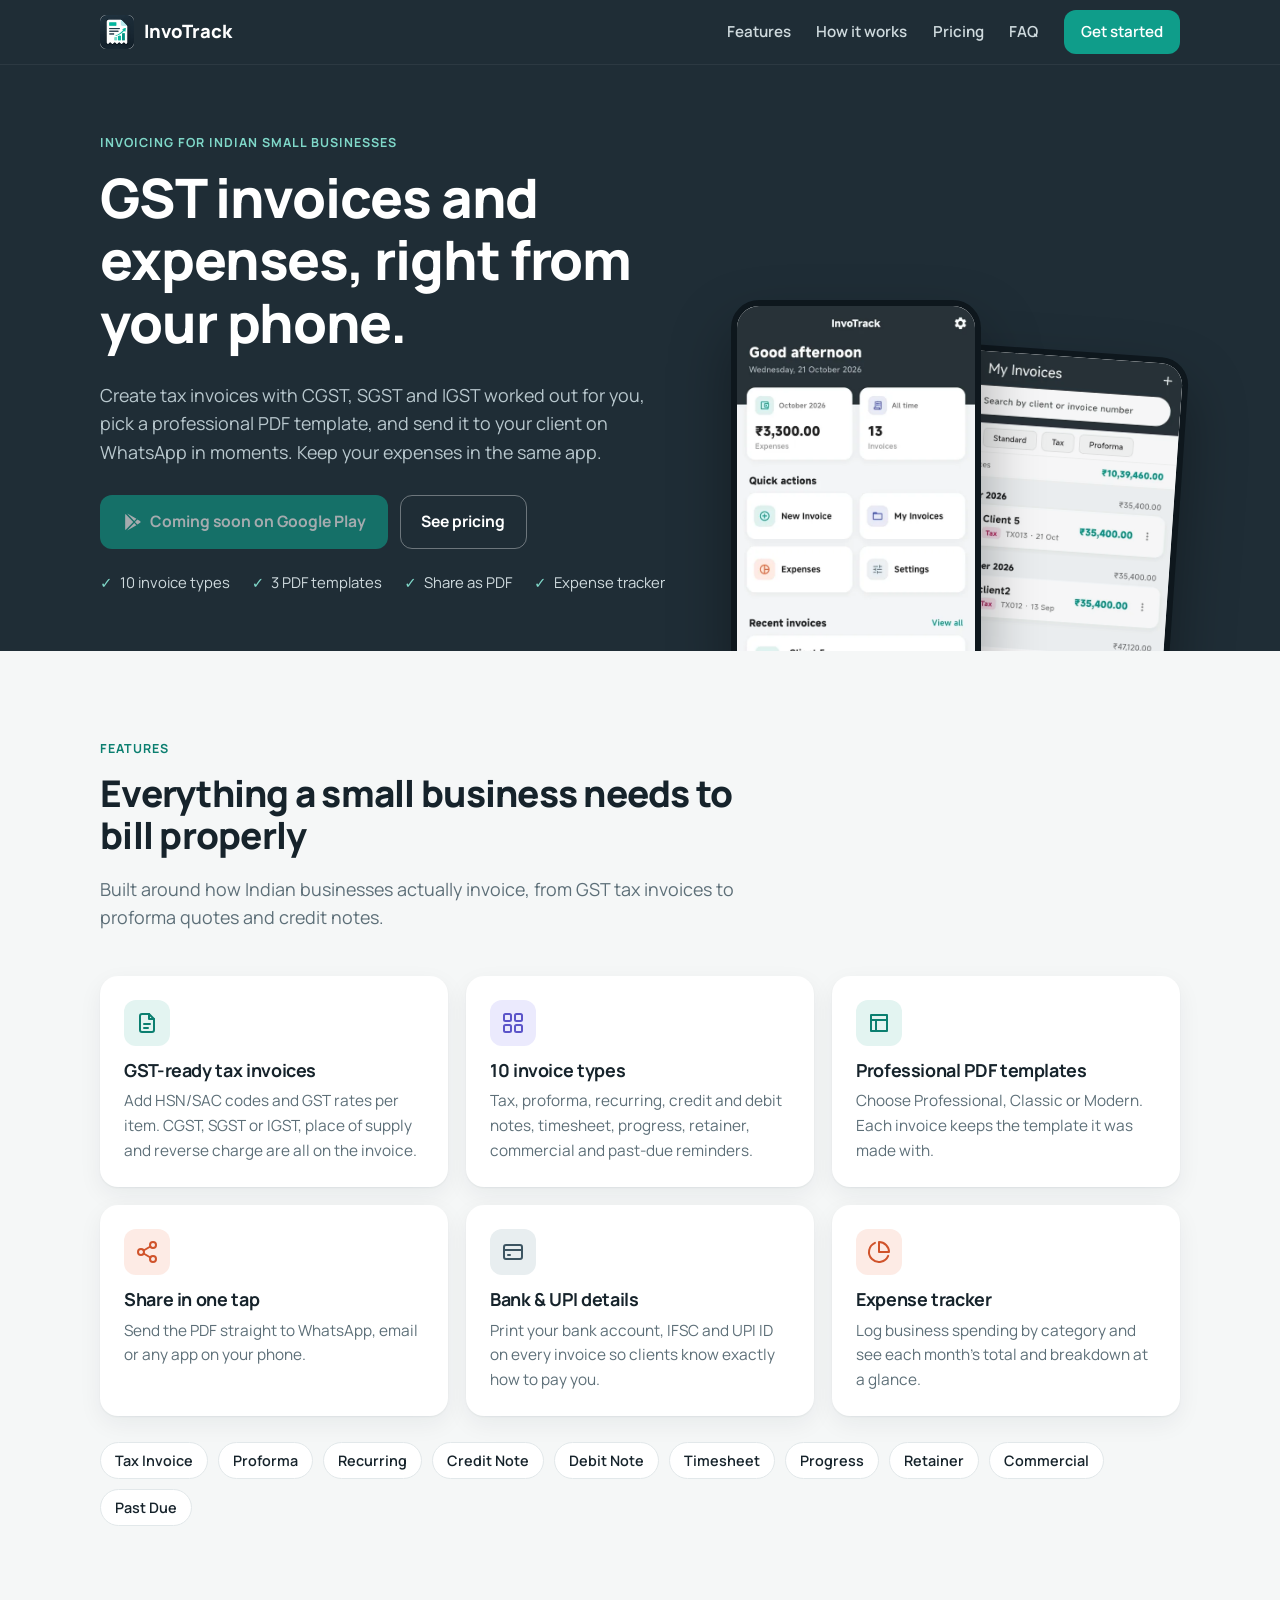
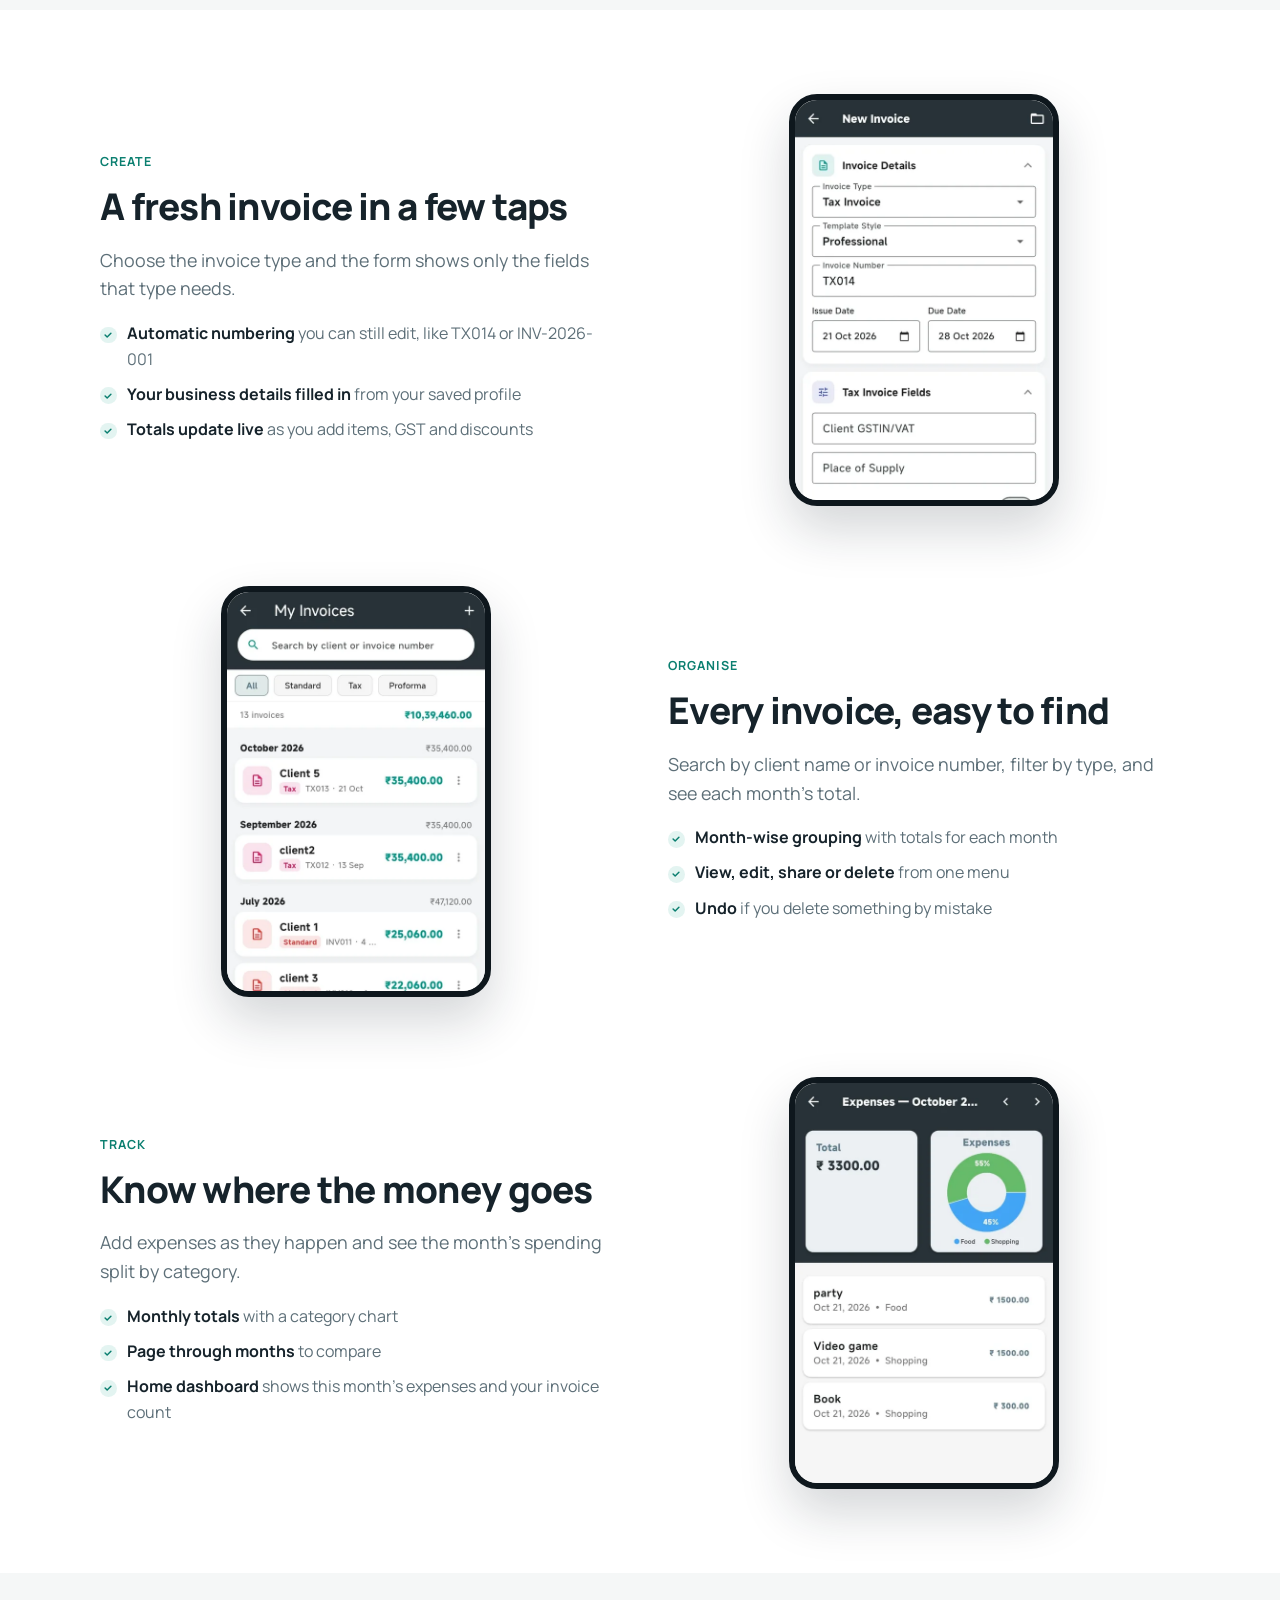
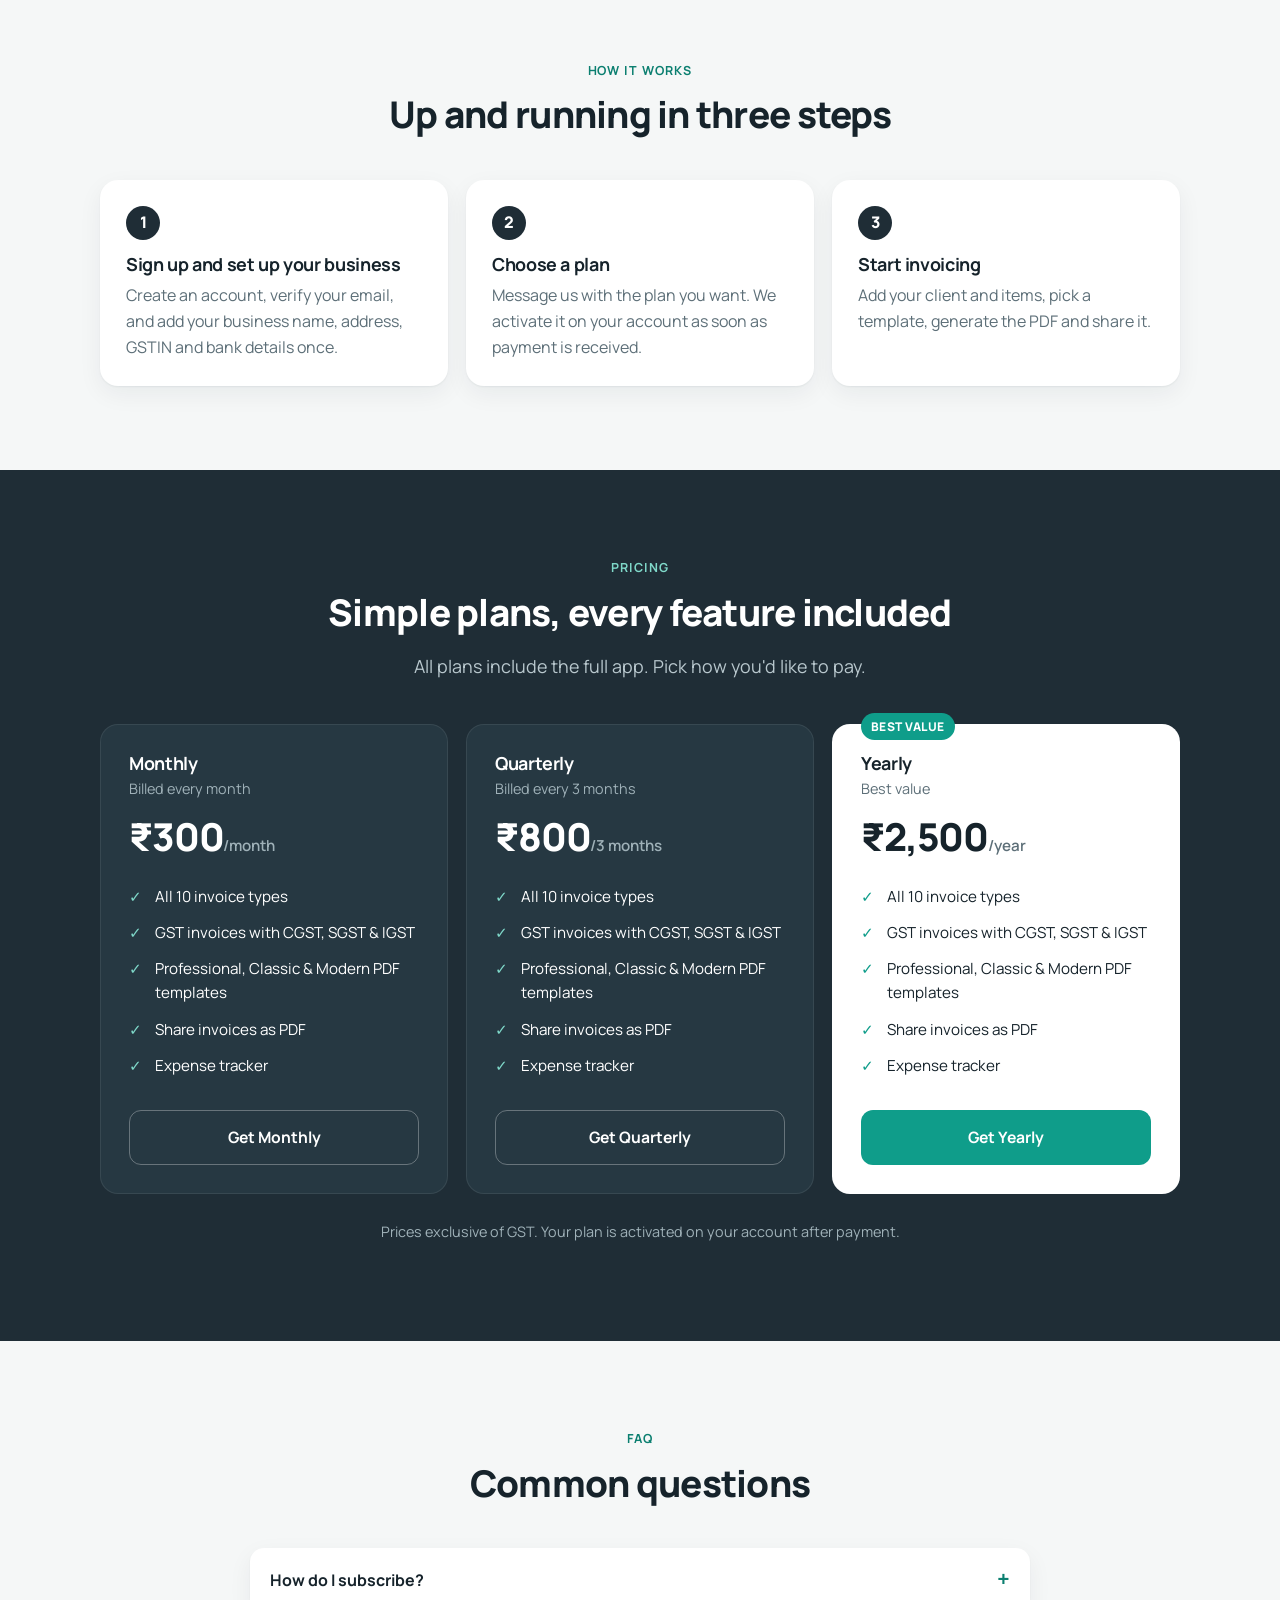
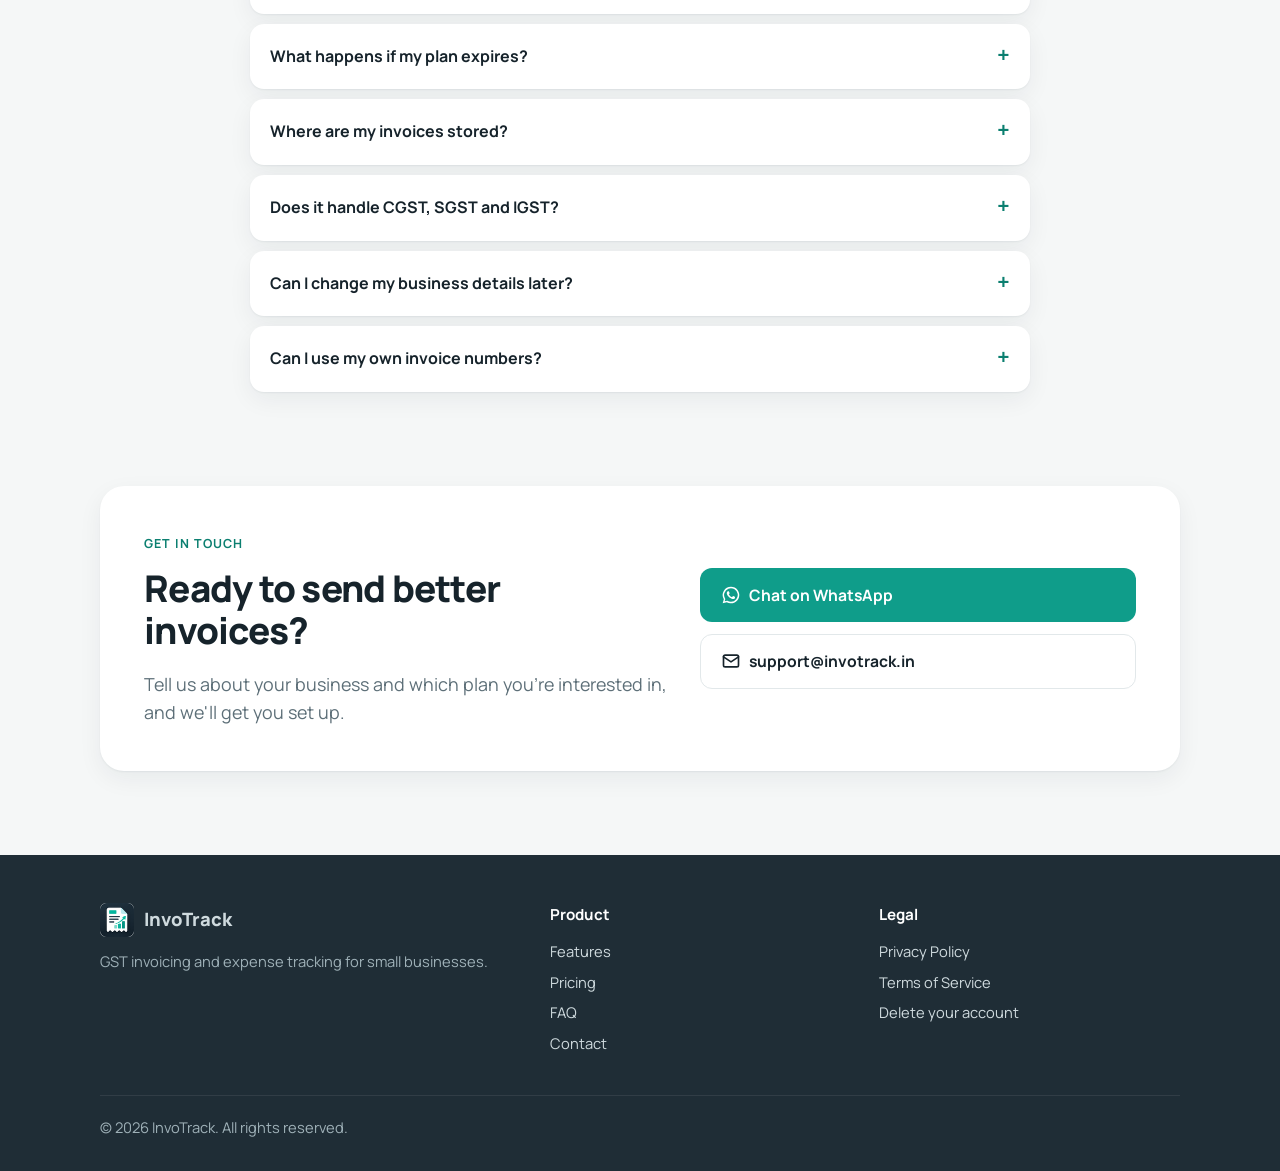
<file: index.html>
<!doctype html>
<html lang="en">
<head>
  <meta charset="utf-8">
  <meta name="viewport" content="width=device-width, initial-scale=1">
  <title>InvoTrack — GST Invoices &amp; Expense Tracking for Small Businesses</title>
  <meta name="description" content="Create GST tax invoices, proforma, credit notes and more from your phone. Share professional PDF invoices on WhatsApp and track business expenses with InvoTrack.">
  <link rel="canonical" href="https://invotrack.in/">
  <meta name="theme-color" content="#1f2d36">

  <meta property="og:type" content="website">
  <meta property="og:site_name" content="InvoTrack">
  <meta property="og:title" content="InvoTrack — GST Invoices &amp; Expenses from your phone">
  <meta property="og:description" content="GST-ready invoices, professional PDF templates and an expense tracker for small businesses in India.">
  <meta property="og:url" content="https://invotrack.in/">
  <meta property="og:image" content="https://invotrack.in/assets/img/og-image.png">
  <meta name="twitter:card" content="summary_large_image">

  <link rel="icon" type="image/png" sizes="32x32" href="assets/img/favicon-32.png">
  <link rel="icon" type="image/png" sizes="192x192" href="assets/img/logo-192.png">
  <link rel="apple-touch-icon" href="assets/img/apple-touch-icon.png">

  <link rel="preconnect" href="https://fonts.googleapis.com">
  <link rel="preconnect" href="https://fonts.gstatic.com" crossorigin>
  <link href="https://fonts.googleapis.com/css2?family=Manrope:wght@400;500;600;700;800&display=swap" rel="stylesheet">
  <link rel="stylesheet" href="assets/css/style.css">

  <script type="application/ld+json">
  {
    "@context": "https://schema.org",
    "@type": "SoftwareApplication",
    "name": "InvoTrack",
    "operatingSystem": "Android",
    "applicationCategory": "BusinessApplication",
    "description": "GST invoicing and expense tracking app for small businesses in India.",
    "url": "https://invotrack.in/"
  }
  </script>
</head>
<body>
<a class="skip" href="#main">Skip to content</a>

<header class="site-header">
  <div class="wrap nav">
    <a class="brand" href="./" aria-label="InvoTrack home">
      <img src="assets/img/logo-64.png" alt="" width="34" height="34">InvoTrack
    </a>
    <button class="menu-btn" aria-label="Open menu" aria-expanded="false" aria-controls="nav-links">
      <svg viewBox="0 0 24 24" fill="none" stroke="currentColor" stroke-width="2" stroke-linecap="round"><path d="M4 7h16M4 12h16M4 17h16"/></svg>
    </button>
    <nav class="nav-links" id="nav-links" aria-label="Main">
      <a href="#features">Features</a>
      <a href="#how">How it works</a>
      <a href="#pricing">Pricing</a>
      <a href="#faq">FAQ</a>
      <a class="btn btn-primary" href="#contact">Get started</a>
    </nav>
  </div>
</header>

<main id="main">

  <!-- ============ HERO ============ -->
  <section class="hero" aria-labelledby="hero-title">
    <div class="wrap hero-grid">
      <div>
        <span class="eyebrow">Invoicing for Indian small businesses</span>
        <h1 id="hero-title">GST invoices and expenses, right from your phone.</h1>
        <p class="lede">Create tax invoices with CGST, SGST and IGST worked out for you, pick a professional PDF template, and send it to your client on WhatsApp in moments. Keep your expenses in the same app.</p>
        <div class="hero-cta">
          <a class="btn btn-primary" data-play href="#">
            <svg viewBox="0 0 24 24" fill="currentColor" aria-hidden="true"><path d="M4.2 2.4c-.3.3-.4.7-.4 1.2v16.8c0 .5.1.9.4 1.2l9.3-9.6-9.3-9.6zm10.4 10.7 2.7 2.8-11 6.3 8.3-9.1zm0-2.2L6.3 1.8l11 6.3-2.7 2.8zm3.9 4.2-3 -3.1 3-3.1 3.1 1.8c.9.5.9 1.8 0 2.3l-3.1 2.1z"/></svg>
            <span data-play-label>Get it on Google Play</span>
          </a>
          <a class="btn btn-ghost" href="#pricing">See pricing</a>
        </div>
        <ul class="hero-points">
          <li>10 invoice types</li>
          <li>3 PDF templates</li>
          <li>Share as PDF</li>
          <li>Expense tracker</li>
        </ul>
      </div>
      <div class="hero-phones" aria-hidden="true">
        <div class="phone p1"><img src="assets/img/screen-1.webp" alt="" width="540" height="836" fetchpriority="high"></div>
        <div class="phone p2"><img src="assets/img/screen-3.webp" alt="" width="540" height="836"></div>
      </div>
    </div>
  </section>

  <!-- ============ FEATURES ============ -->
  <section id="features" aria-labelledby="features-title">
    <div class="wrap">
      <div class="section-head">
        <span class="eyebrow">Features</span>
        <h2 id="features-title">Everything a small business needs to bill properly</h2>
        <p class="lede">Built around how Indian businesses actually invoice, from GST tax invoices to proforma quotes and credit notes.</p>
      </div>

      <div class="feature-grid">
        <div class="feature">
          <div class="ic"><svg viewBox="0 0 24 24" fill="none" stroke="currentColor" stroke-width="2" stroke-linecap="round" stroke-linejoin="round"><path d="M14 3H7a2 2 0 0 0-2 2v14a2 2 0 0 0 2 2h10a2 2 0 0 0 2-2V8z"/><path d="M14 3v5h5M9 13h6M9 17h4"/></svg></div>
          <h3>GST-ready tax invoices</h3>
          <p>Add HSN/SAC codes and GST rates per item. CGST, SGST or IGST, place of supply and reverse charge are all on the invoice.</p>
        </div>
        <div class="feature">
          <div class="ic violet"><svg viewBox="0 0 24 24" fill="none" stroke="currentColor" stroke-width="2" stroke-linecap="round" stroke-linejoin="round"><rect x="3" y="3" width="7" height="7" rx="1.5"/><rect x="14" y="3" width="7" height="7" rx="1.5"/><rect x="3" y="14" width="7" height="7" rx="1.5"/><rect x="14" y="14" width="7" height="7" rx="1.5"/></svg></div>
          <h3>10 invoice types</h3>
          <p>Tax, proforma, recurring, credit and debit notes, timesheet, progress, retainer, commercial and past-due reminders.</p>
        </div>
        <div class="feature">
          <div class="ic"><svg viewBox="0 0 24 24" fill="none" stroke="currentColor" stroke-width="2" stroke-linecap="round" stroke-linejoin="round"><path d="M4 4h16v16H4z"/><path d="M4 9h16M9 9v11"/></svg></div>
          <h3>Professional PDF templates</h3>
          <p>Choose Professional, Classic or Modern. Each invoice keeps the template it was made with.</p>
        </div>
        <div class="feature">
          <div class="ic coral"><svg viewBox="0 0 24 24" fill="none" stroke="currentColor" stroke-width="2" stroke-linecap="round" stroke-linejoin="round"><circle cx="18" cy="5" r="3"/><circle cx="6" cy="12" r="3"/><circle cx="18" cy="19" r="3"/><path d="m8.6 13.5 6.8 4M15.4 6.5l-6.8 4"/></svg></div>
          <h3>Share in one tap</h3>
          <p>Send the PDF straight to WhatsApp, email or any app on your phone.</p>
        </div>
        <div class="feature">
          <div class="ic slate"><svg viewBox="0 0 24 24" fill="none" stroke="currentColor" stroke-width="2" stroke-linecap="round" stroke-linejoin="round"><path d="M3 10h18M7 15h2M5 5h14a2 2 0 0 1 2 2v10a2 2 0 0 1-2 2H5a2 2 0 0 1-2-2V7a2 2 0 0 1 2-2z"/></svg></div>
          <h3>Bank &amp; UPI details</h3>
          <p>Print your bank account, IFSC and UPI ID on every invoice so clients know exactly how to pay you.</p>
        </div>
        <div class="feature">
          <div class="ic coral"><svg viewBox="0 0 24 24" fill="none" stroke="currentColor" stroke-width="2" stroke-linecap="round" stroke-linejoin="round"><path d="M21.2 15.9A10 10 0 1 1 8 2.8"/><path d="M22 12A10 10 0 0 0 12 2v10z"/></svg></div>
          <h3>Expense tracker</h3>
          <p>Log business spending by category and see each month's total and breakdown at a glance.</p>
        </div>
      </div>

      <div class="types" aria-label="Supported invoice types">
        <span>Tax Invoice</span><span>Proforma</span><span>Recurring</span><span>Credit Note</span><span>Debit Note</span>
        <span>Timesheet</span><span>Progress</span><span>Retainer</span><span>Commercial</span><span>Past Due</span>
      </div>
    </div>
  </section>

  <!-- ============ SHOWCASE ============ -->
  <section class="showcase" aria-label="App screens">
    <div class="wrap">
      <div class="show-row">
        <div class="show-text">
          <span class="eyebrow">Create</span>
          <h2>A fresh invoice in a few taps</h2>
          <p class="lede">Choose the invoice type and the form shows only the fields that type needs.</p>
          <ul class="checks">
            <li><strong>Automatic numbering</strong> you can still edit, like TX014 or INV-2026-001</li>
            <li><strong>Your business details filled in</strong> from your saved profile</li>
            <li><strong>Totals update live</strong> as you add items, GST and discounts</li>
          </ul>
        </div>
        <div class="show-img"><div class="phone"><img src="assets/img/screen-5.webp" alt="New Invoice screen with invoice type, template style, invoice number and dates" width="540" height="836" loading="lazy"></div></div>
      </div>

      <div class="show-row flip">
        <div class="show-text">
          <span class="eyebrow">Organise</span>
          <h2>Every invoice, easy to find</h2>
          <p class="lede">Search by client name or invoice number, filter by type, and see each month's total.</p>
          <ul class="checks">
            <li><strong>Month-wise grouping</strong> with totals for each month</li>
            <li><strong>View, edit, share or delete</strong> from one menu</li>
            <li><strong>Undo</strong> if you delete something by mistake</li>
          </ul>
        </div>
        <div class="show-img"><div class="phone"><img src="assets/img/screen-3.webp" alt="My Invoices screen with search, type filters and invoices grouped by month" width="540" height="836" loading="lazy"></div></div>
      </div>

      <div class="show-row">
        <div class="show-text">
          <span class="eyebrow">Track</span>
          <h2>Know where the money goes</h2>
          <p class="lede">Add expenses as they happen and see the month's spending split by category.</p>
          <ul class="checks">
            <li><strong>Monthly totals</strong> with a category chart</li>
            <li><strong>Page through months</strong> to compare</li>
            <li><strong>Home dashboard</strong> shows this month's expenses and your invoice count</li>
          </ul>
        </div>
        <div class="show-img"><div class="phone"><img src="assets/img/screen-2.webp" alt="Expenses screen with the month total and a category chart" width="540" height="836" loading="lazy"></div></div>
      </div>
    </div>
  </section>

  <!-- ============ HOW IT WORKS ============ -->
  <section id="how" aria-labelledby="how-title">
    <div class="wrap">
      <div class="section-head center">
        <span class="eyebrow">How it works</span>
        <h2 id="how-title">Up and running in three steps</h2>
      </div>
      <div class="steps">
        <div class="step">
          <h3>Sign up and set up your business</h3>
          <p>Create an account, verify your email, and add your business name, address, GSTIN and bank details once.</p>
        </div>
        <div class="step">
          <h3>Choose a plan</h3>
          <p>Message us with the plan you want. We activate it on your account as soon as payment is received.</p>
        </div>
        <div class="step">
          <h3>Start invoicing</h3>
          <p>Add your client and items, pick a template, generate the PDF and share it.</p>
        </div>
      </div>
    </div>
  </section>

  <!-- ============ PRICING ============ -->
  <section id="pricing" class="pricing" aria-labelledby="pricing-title">
    <div class="wrap">
      <div class="section-head center">
        <span class="eyebrow">Pricing</span>
        <h2 id="pricing-title">Simple plans, every feature included</h2>
        <p class="lede">All plans include the full app. Pick how you'd like to pay.</p>
      </div>
      <div class="plans" id="plans">
        <!-- Filled from assets/js/config.js -->
        <noscript><p>Please contact us for pricing.</p></noscript>
      </div>
      <p class="price-foot" id="gst-note"></p>
    </div>
  </section>

  <!-- ============ FAQ ============ -->
  <section id="faq" aria-labelledby="faq-title">
    <div class="wrap">
      <div class="section-head center">
        <span class="eyebrow">FAQ</span>
        <h2 id="faq-title">Common questions</h2>
      </div>
      <div class="faq">
        <details>
          <summary>How do I subscribe?</summary>
          <p>Choose a plan above and message us on WhatsApp or email. Once payment is received we activate the plan on the account you signed up with. There's nothing to install beyond the app.</p>
        </details>
        <details>
          <summary>What happens if my plan expires?</summary>
          <p>You keep access to everything you've already created. You can still open, view and share all your past invoices. Creating new invoices needs an active plan.</p>
        </details>
        <details>
          <summary>Where are my invoices stored?</summary>
          <p>Your account, business profile and expenses are stored securely in the cloud with your account. Invoices and their PDFs are currently saved on your phone, so share or save copies of important PDFs. Cloud sync for invoices is on our roadmap.</p>
        </details>
        <details>
          <summary>Does it handle CGST, SGST and IGST?</summary>
          <p>Yes. Each item can carry its own HSN/SAC code and GST rates. The invoice shows the taxable value, the CGST, SGST or IGST amounts, and a GST summary table.</p>
        </details>
        <details>
          <summary>Can I change my business details later?</summary>
          <p>Yes. Your business name, address, contact and bank details can be updated any time from Settings → Business Profile. Your GSTIN is fixed once saved, because it identifies your business. Contact us if it genuinely needs correcting.</p>
        </details>
        <details>
          <summary>Can I use my own invoice numbers?</summary>
          <p>Yes. InvoTrack suggests the next number automatically, and you can edit it to match your existing series before generating the invoice.</p>
        </details>
      </div>
    </div>
  </section>

  <!-- ============ CONTACT ============ -->
  <section id="contact" aria-labelledby="contact-title" style="padding-top:0">
    <div class="wrap">
      <div class="contact-card">
        <div>
          <span class="eyebrow">Get in touch</span>
          <h2 id="contact-title">Ready to send better invoices?</h2>
          <p class="lede" style="margin:0">Tell us about your business and which plan you're interested in, and we'll get you set up.</p>
        </div>
        <div class="contact-actions">
          <a class="btn btn-primary" data-wa="Hi, I'm interested in InvoTrack." href="#" target="_blank" rel="noopener">
            <svg viewBox="0 0 24 24" fill="currentColor" aria-hidden="true"><path d="M12 2a10 10 0 0 0-8.6 15.1L2 22l5-1.3A10 10 0 1 0 12 2zm0 18.2c-1.5 0-3-.4-4.3-1.2l-.3-.2-3 .8.8-2.9-.2-.3A8.2 8.2 0 1 1 12 20.2zm4.5-6.1c-.2-.1-1.5-.7-1.7-.8-.2-.1-.4-.1-.6.1l-.8 1c-.1.2-.3.2-.5.1-.7-.3-1.4-.7-2-1.3-.6-.5-1-1.1-1.4-1.8-.1-.2 0-.4.1-.5l.4-.4.3-.4v-.4l-.8-1.9c-.2-.5-.4-.4-.6-.4h-.5c-.2 0-.4.1-.6.3-.6.6-.9 1.4-.9 2.2.1.9.4 1.8 1 2.6 1.1 1.6 2.5 2.9 4.3 3.7.5.2.9.4 1.4.5.5.2 1.1.2 1.6.1.6-.1 1.2-.5 1.5-1 .2-.4.2-.8.1-1.1l-.3-.3z"/></svg>
            Chat on WhatsApp
          </a>
          <a class="btn btn-outline" data-mail="InvoTrack enquiry" href="#">
            <svg viewBox="0 0 24 24" fill="none" stroke="currentColor" stroke-width="2" stroke-linecap="round" stroke-linejoin="round" aria-hidden="true"><rect x="3" y="5" width="18" height="14" rx="2"/><path d="m3 7 9 6 9-6"/></svg>
            <span data-cfg="supportEmail">Email us</span>
          </a>
        </div>
      </div>
    </div>
  </section>

</main>

<footer class="site-footer">
  <div class="wrap">
    <div class="foot-grid">
      <div>
        <a class="brand" href="./"><img src="assets/img/logo-64.png" alt="" width="34" height="34">InvoTrack</a>
        <p style="margin-top:.8rem">GST invoicing and expense tracking for small businesses.</p>
      </div>
      <div>
        <h4>Product</h4>
        <ul>
          <li><a href="#features">Features</a></li>
          <li><a href="#pricing">Pricing</a></li>
          <li><a href="#faq">FAQ</a></li>
          <li><a href="#contact">Contact</a></li>
        </ul>
      </div>
      <div>
        <h4>Legal</h4>
        <ul>
          <li><a href="privacy/">Privacy Policy</a></li>
          <li><a href="terms/">Terms of Service</a></li>
          <li><a href="delete-account/">Delete your account</a></li>
        </ul>
      </div>
    </div>
    <div class="foot-bottom">© <span data-year>2026</span> <span data-cfg="businessName">InvoTrack</span>. All rights reserved.</div>
  </div>
</footer>

<script src="assets/js/config.js"></script>
<script src="assets/js/main.js"></script>
</body>
</html>
</file>
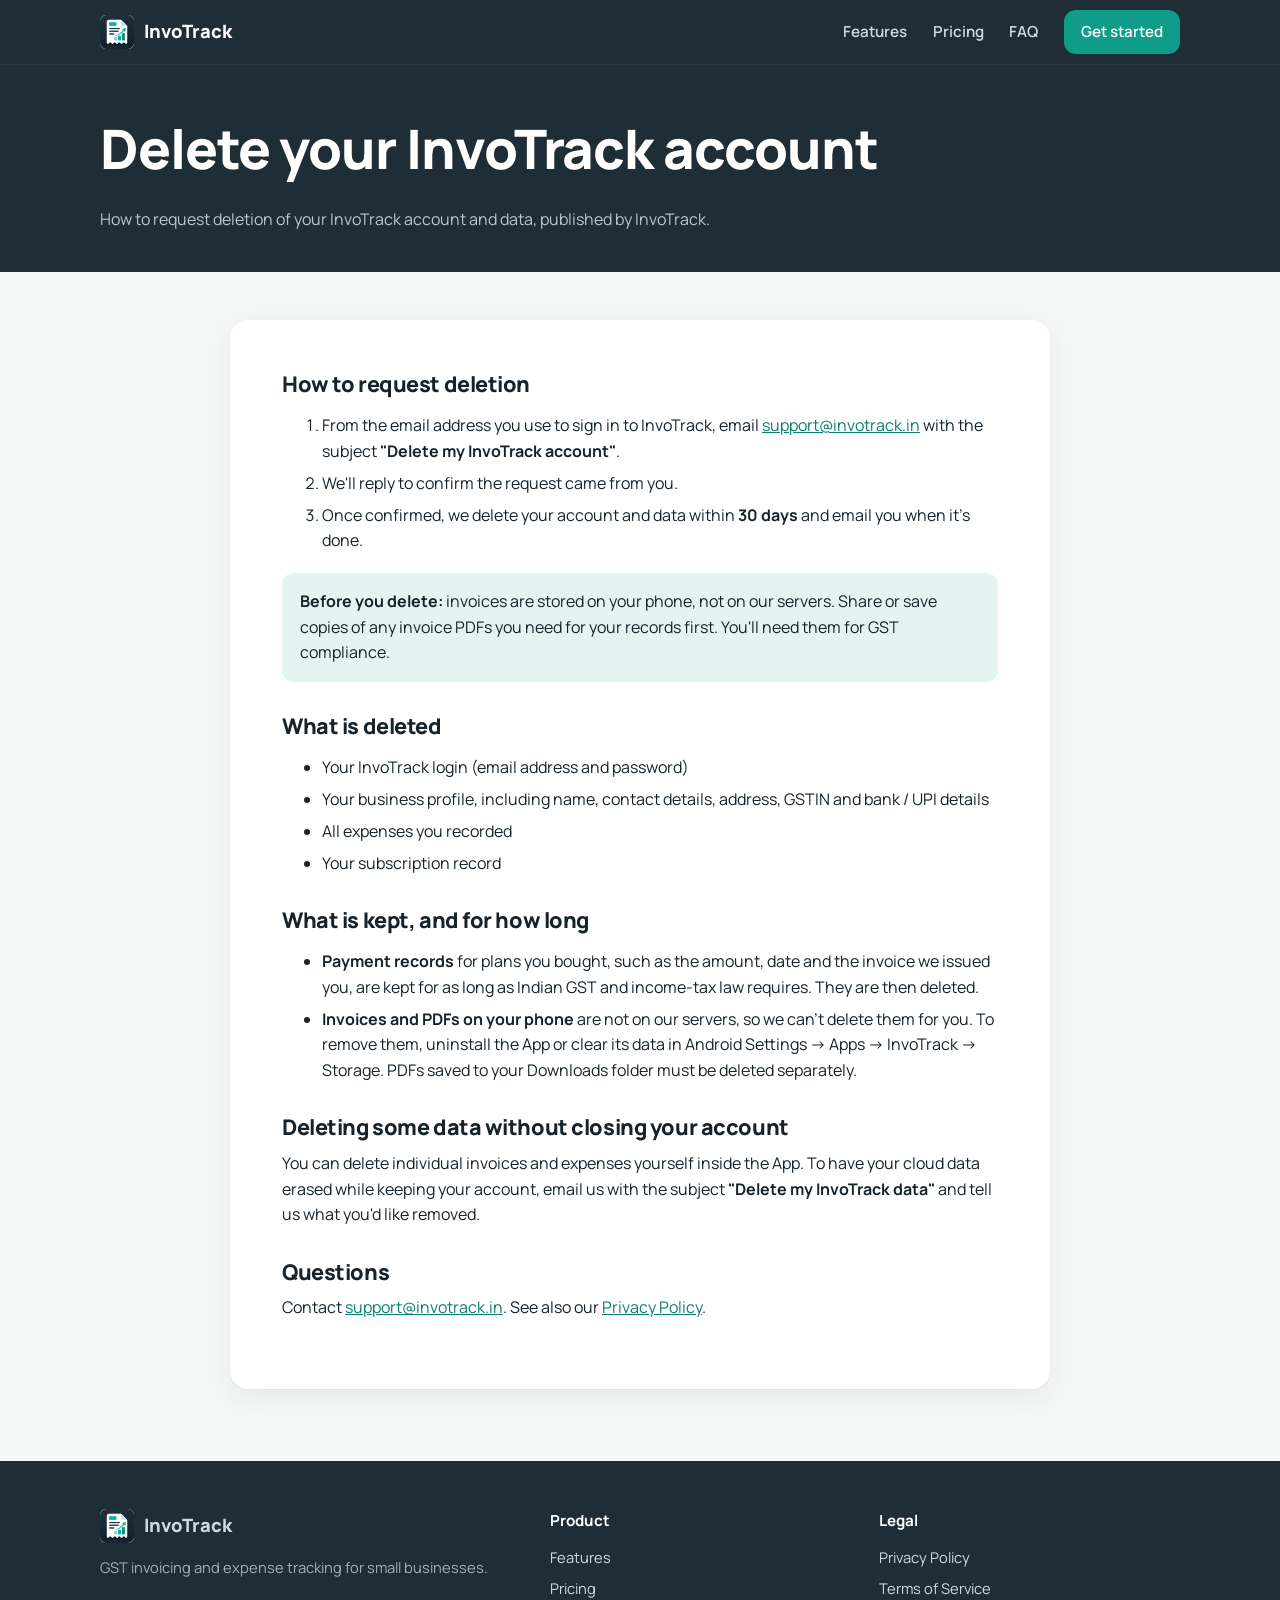
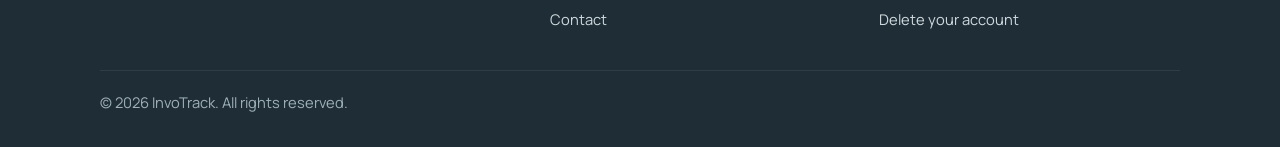
<file: delete-account/index.html>
<!doctype html>
<html lang="en">
<head>
  <meta charset="utf-8">
  <meta name="viewport" content="width=device-width, initial-scale=1">
  <title>Delete your account — InvoTrack</title>
  <meta name="description" content="How to delete your InvoTrack account and data, what is deleted and what is kept.">
  <link rel="canonical" href="https://invotrack.in/delete-account/">
  <meta name="theme-color" content="#1f2d36">
  <link rel="icon" type="image/png" sizes="32x32" href="../assets/img/favicon-32.png">
  <link rel="apple-touch-icon" href="../assets/img/apple-touch-icon.png">
  <link rel="preconnect" href="https://fonts.googleapis.com">
  <link rel="preconnect" href="https://fonts.gstatic.com" crossorigin>
  <link href="https://fonts.googleapis.com/css2?family=Manrope:wght@400;500;600;700;800&display=swap" rel="stylesheet">
  <link rel="stylesheet" href="../assets/css/style.css">
</head>
<body>
<a class="skip" href="#main">Skip to content</a>

<header class="site-header">
  <div class="wrap nav">
    <a class="brand" href="../"><img src="../assets/img/logo-64.png" alt="" width="34" height="34">InvoTrack</a>
    <button class="menu-btn" aria-label="Open menu" aria-expanded="false" aria-controls="nav-links">
      <svg viewBox="0 0 24 24" fill="none" stroke="currentColor" stroke-width="2" stroke-linecap="round"><path d="M4 7h16M4 12h16M4 17h16"/></svg>
    </button>
    <nav class="nav-links" id="nav-links" aria-label="Main">
      <a href="../#features">Features</a>
      <a href="../#pricing">Pricing</a>
      <a href="../#faq">FAQ</a>
      <a class="btn btn-primary" href="../#contact">Get started</a>
    </nav>
  </div>
</header>

<main id="main">
  <div class="legal-hero">
    <div class="wrap">
      <h1>Delete your InvoTrack account</h1>
      <p>How to request deletion of your InvoTrack account and data, published by <span data-cfg="businessName"></span>.</p>
    </div>
  </div>

  <div class="legal">
    <div class="wrap">
      <article>
        <h2>How to request deletion</h2>
        <ol>
          <li>From the email address you use to sign in to InvoTrack, email <a data-mail="Delete my InvoTrack account"><span data-cfg="supportEmail"></span></a> with the subject <strong>"Delete my InvoTrack account"</strong>.</li>
          <li>We'll reply to confirm the request came from you.</li>
          <li>Once confirmed, we delete your account and data within <strong>30 days</strong> and email you when it's done.</li>
        </ol>
        <div class="callout">
          <p><strong>Before you delete:</strong> invoices are stored on your phone, not on our servers. Share or save copies of any invoice PDFs you need for your records first. You'll need them for GST compliance.</p>
        </div>

        <h2>What is deleted</h2>
        <ul>
          <li>Your InvoTrack login (email address and password)</li>
          <li>Your business profile, including name, contact details, address, GSTIN and bank / UPI details</li>
          <li>All expenses you recorded</li>
          <li>Your subscription record</li>
        </ul>

        <h2>What is kept, and for how long</h2>
        <ul>
          <li><strong>Payment records</strong> for plans you bought, such as the amount, date and the invoice we issued you, are kept for as long as Indian GST and income-tax law requires. They are then deleted.</li>
          <li><strong>Invoices and PDFs on your phone</strong> are not on our servers, so we can't delete them for you. To remove them, uninstall the App or clear its data in Android Settings → Apps → InvoTrack → Storage. PDFs saved to your Downloads folder must be deleted separately.</li>
        </ul>

        <h2>Deleting some data without closing your account</h2>
        <p>You can delete individual invoices and expenses yourself inside the App. To have your cloud data erased while keeping your account, email us with the subject <strong>"Delete my InvoTrack data"</strong> and tell us what you'd like removed.</p>

        <h2>Questions</h2>
        <p>Contact <a data-mail="Account deletion question"><span data-cfg="supportEmail"></span></a>. See also our <a href="../privacy/">Privacy Policy</a>.</p>
      </article>
    </div>
  </div>
</main>
</main>

<footer class="site-footer">
  <div class="wrap">
    <div class="foot-grid">
      <div>
        <a class="brand" href="../"><img src="../assets/img/logo-64.png" alt="" width="34" height="34">InvoTrack</a>
        <p style="margin-top:.8rem">GST invoicing and expense tracking for small businesses.</p>
      </div>
      <div>
        <h4>Product</h4>
        <ul>
          <li><a href="../#features">Features</a></li>
          <li><a href="../#pricing">Pricing</a></li>
          <li><a href="../#contact">Contact</a></li>
        </ul>
      </div>
      <div>
        <h4>Legal</h4>
        <ul>
          <li><a href="../privacy/">Privacy Policy</a></li>
          <li><a href="../terms/">Terms of Service</a></li>
          <li><a href="../delete-account/">Delete your account</a></li>
        </ul>
      </div>
    </div>
    <div class="foot-bottom">© <span data-year>2026</span> <span data-cfg="businessName">InvoTrack</span>. All rights reserved.</div>
  </div>
</footer>

<script src="../assets/js/config.js"></script>
<script src="../assets/js/main.js"></script>
</body>
</html>
</file>
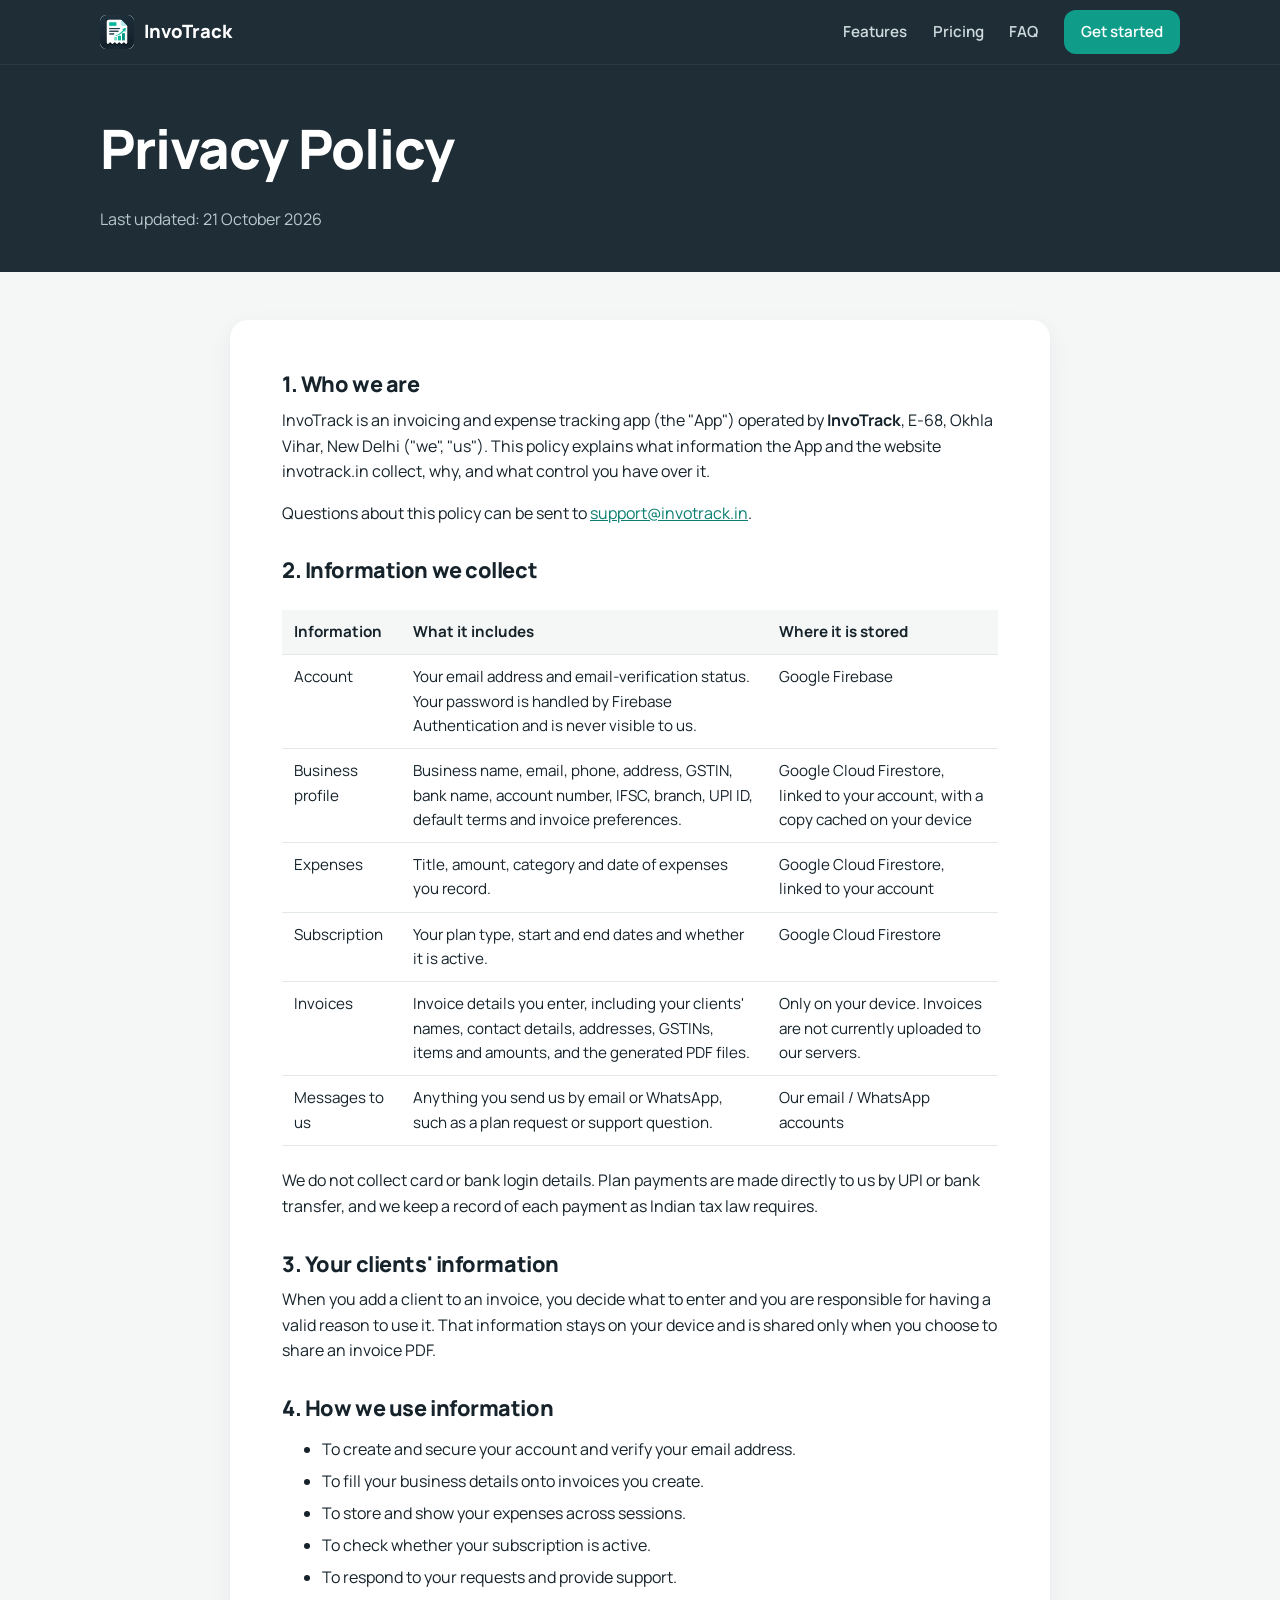
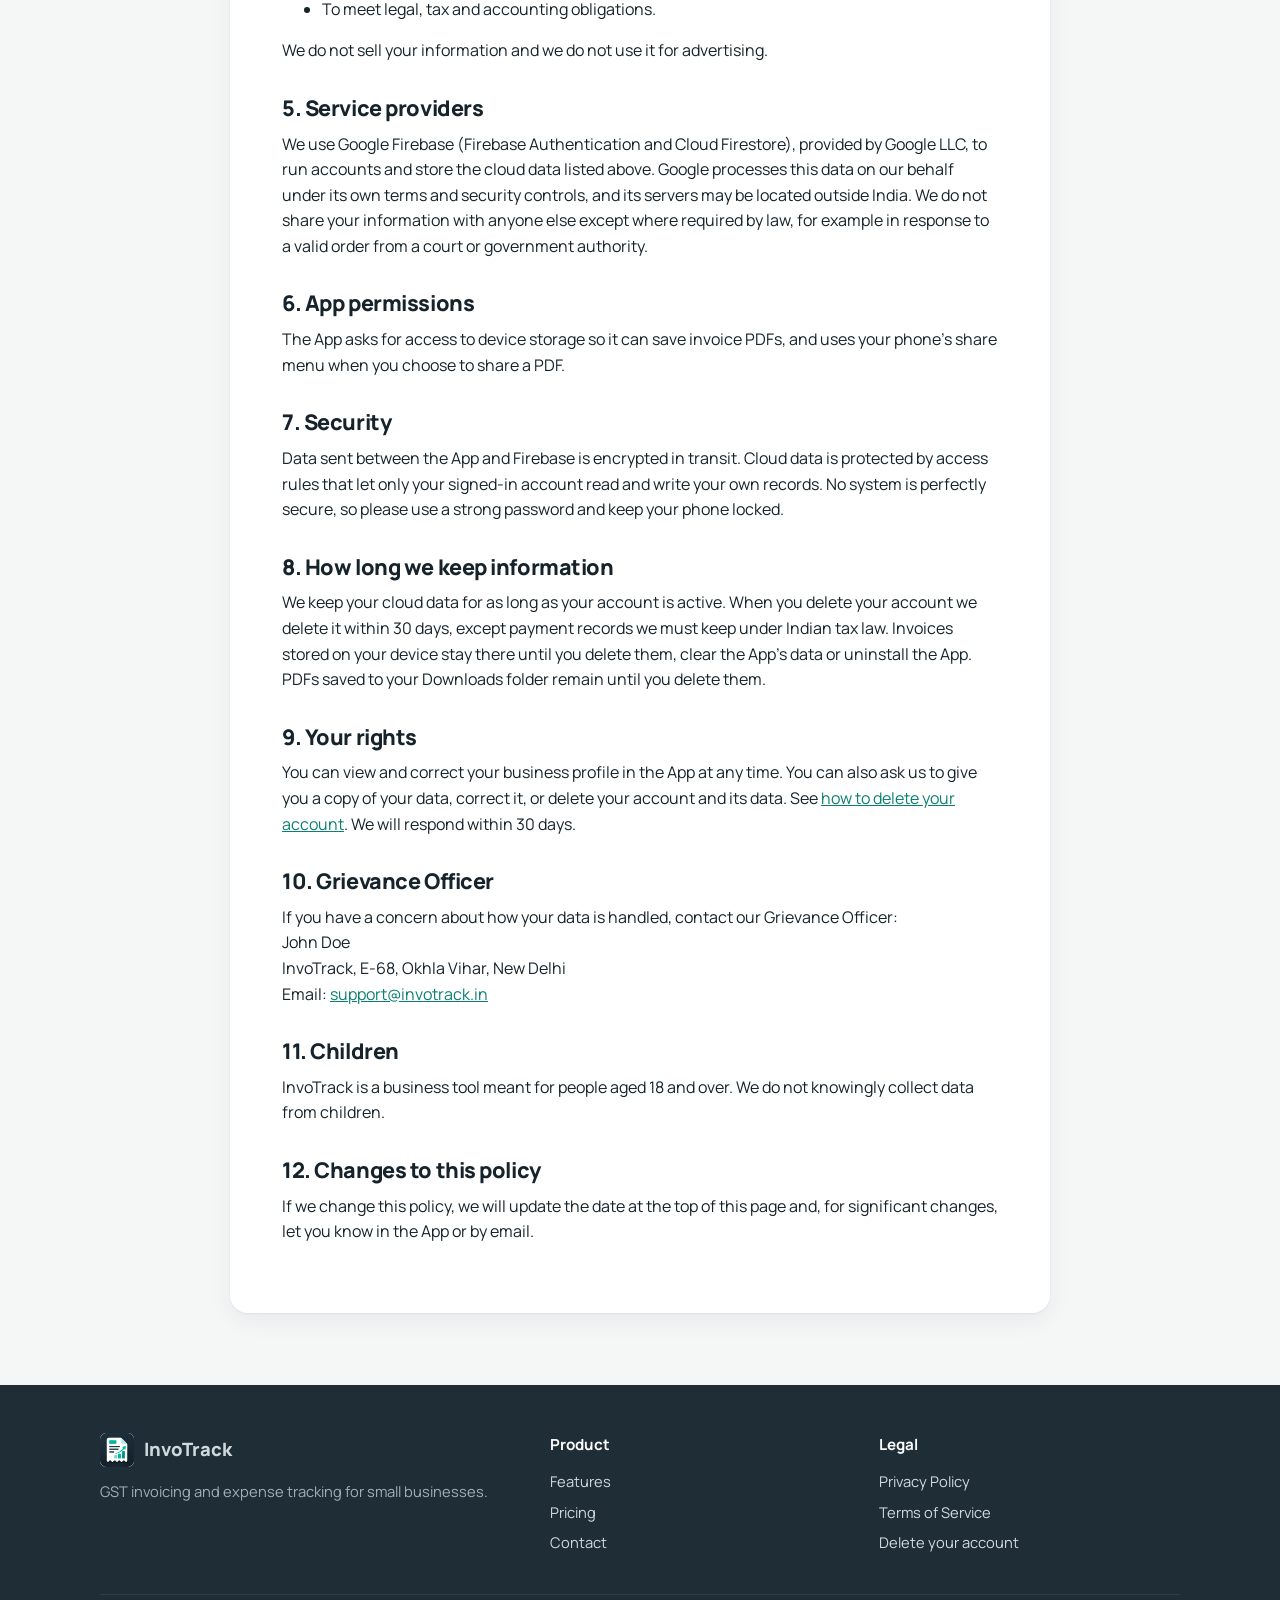
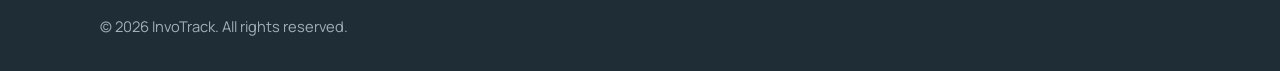
<file: privacy/index.html>
<!doctype html>
<html lang="en">
<head>
  <meta charset="utf-8">
  <meta name="viewport" content="width=device-width, initial-scale=1">
  <title>Privacy Policy — InvoTrack</title>
  <meta name="description" content="How InvoTrack collects, uses, stores and protects your information.">
  <link rel="canonical" href="https://invotrack.in/privacy/">
  <meta name="theme-color" content="#1f2d36">
  <link rel="icon" type="image/png" sizes="32x32" href="../assets/img/favicon-32.png">
  <link rel="apple-touch-icon" href="../assets/img/apple-touch-icon.png">
  <link rel="preconnect" href="https://fonts.googleapis.com">
  <link rel="preconnect" href="https://fonts.gstatic.com" crossorigin>
  <link href="https://fonts.googleapis.com/css2?family=Manrope:wght@400;500;600;700;800&display=swap" rel="stylesheet">
  <link rel="stylesheet" href="../assets/css/style.css">
</head>
<body>
<a class="skip" href="#main">Skip to content</a>

<header class="site-header">
  <div class="wrap nav">
    <a class="brand" href="../"><img src="../assets/img/logo-64.png" alt="" width="34" height="34">InvoTrack</a>
    <button class="menu-btn" aria-label="Open menu" aria-expanded="false" aria-controls="nav-links">
      <svg viewBox="0 0 24 24" fill="none" stroke="currentColor" stroke-width="2" stroke-linecap="round"><path d="M4 7h16M4 12h16M4 17h16"/></svg>
    </button>
    <nav class="nav-links" id="nav-links" aria-label="Main">
      <a href="../#features">Features</a>
      <a href="../#pricing">Pricing</a>
      <a href="../#faq">FAQ</a>
      <a class="btn btn-primary" href="../#contact">Get started</a>
    </nav>
  </div>
</header>

<main id="main">
  <div class="legal-hero">
    <div class="wrap">
      <h1>Privacy Policy</h1>
      <p>Last updated: <span data-cfg="policyUpdated"></span></p>
    </div>
  </div>

  <div class="legal">
    <div class="wrap">
      <article>
        <h2>1. Who we are</h2>
        <p>InvoTrack is an invoicing and expense tracking app (the "App") operated by <strong data-cfg="businessName"></strong>, <span data-cfg="businessAddress"></span> ("we", "us"). This policy explains what information the App and the website invotrack.in collect, why, and what control you have over it.</p>
        <p>Questions about this policy can be sent to <a data-mail="Privacy question"><span data-cfg="supportEmail"></span></a>.</p>

        <h2>2. Information we collect</h2>
        <div class="table-scroll">
        <table>
          <thead><tr><th>Information</th><th>What it includes</th><th>Where it is stored</th></tr></thead>
          <tbody>
            <tr><td>Account</td><td>Your email address and email-verification status. Your password is handled by Firebase Authentication and is never visible to us.</td><td>Google Firebase</td></tr>
            <tr><td>Business profile</td><td>Business name, email, phone, address, GSTIN, bank name, account number, IFSC, branch, UPI ID, default terms and invoice preferences.</td><td>Google Cloud Firestore, linked to your account, with a copy cached on your device</td></tr>
            <tr><td>Expenses</td><td>Title, amount, category and date of expenses you record.</td><td>Google Cloud Firestore, linked to your account</td></tr>
            <tr><td>Subscription</td><td>Your plan type, start and end dates and whether it is active.</td><td>Google Cloud Firestore</td></tr>
            <tr><td>Invoices</td><td>Invoice details you enter, including your clients' names, contact details, addresses, GSTINs, items and amounts, and the generated PDF files.</td><td>Only on your device. Invoices are not currently uploaded to our servers.</td></tr>
            <tr><td>Messages to us</td><td>Anything you send us by email or WhatsApp, such as a plan request or support question.</td><td>Our email / WhatsApp accounts</td></tr>
          </tbody>
        </table>
        </div>
        <p>We do not collect card or bank login details. Plan payments are made directly to us by UPI or bank transfer, and we keep a record of each payment as Indian tax law requires.</p>

        <h2>3. Your clients' information</h2>
        <p>When you add a client to an invoice, you decide what to enter and you are responsible for having a valid reason to use it. That information stays on your device and is shared only when you choose to share an invoice PDF.</p>

        <h2>4. How we use information</h2>
        <ul>
          <li>To create and secure your account and verify your email address.</li>
          <li>To fill your business details onto invoices you create.</li>
          <li>To store and show your expenses across sessions.</li>
          <li>To check whether your subscription is active.</li>
          <li>To respond to your requests and provide support.</li>
          <li>To meet legal, tax and accounting obligations.</li>
        </ul>
        <p>We do not sell your information and we do not use it for advertising.</p>

        <h2>5. Service providers</h2>
        <p>We use Google Firebase (Firebase Authentication and Cloud Firestore), provided by Google LLC, to run accounts and store the cloud data listed above. Google processes this data on our behalf under its own terms and security controls, and its servers may be located outside India. We do not share your information with anyone else except where required by law, for example in response to a valid order from a court or government authority.</p>

        <h2>6. App permissions</h2>
        <p>The App asks for access to device storage so it can save invoice PDFs, and uses your phone's share menu when you choose to share a PDF.</p>

        <h2>7. Security</h2>
        <p>Data sent between the App and Firebase is encrypted in transit. Cloud data is protected by access rules that let only your signed-in account read and write your own records. No system is perfectly secure, so please use a strong password and keep your phone locked.</p>

        <h2>8. How long we keep information</h2>
        <p>We keep your cloud data for as long as your account is active. When you delete your account we delete it within 30 days, except payment records we must keep under Indian tax law. Invoices stored on your device stay there until you delete them, clear the App's data or uninstall the App. PDFs saved to your Downloads folder remain until you delete them.</p>

        <h2>9. Your rights</h2>
        <p>You can view and correct your business profile in the App at any time. You can also ask us to give you a copy of your data, correct it, or delete your account and its data. See <a href="../delete-account/">how to delete your account</a>. We will respond within 30 days.</p>

        <h2>10. Grievance Officer</h2>
        <p>If you have a concern about how your data is handled, contact our Grievance Officer:<br>
          <span data-cfg="grievanceOfficer"></span><br>
          <span data-cfg="businessName"></span>, <span data-cfg="businessAddress"></span><br>
          Email: <a data-mail="Data protection grievance"><span data-cfg="supportEmail"></span></a></p>

        <h2>11. Children</h2>
        <p>InvoTrack is a business tool meant for people aged 18 and over. We do not knowingly collect data from children.</p>

        <h2>12. Changes to this policy</h2>
        <p>If we change this policy, we will update the date at the top of this page and, for significant changes, let you know in the App or by email.</p>
      </article>
    </div>
  </div>
</main>

<footer class="site-footer">
  <div class="wrap">
    <div class="foot-grid">
      <div>
        <a class="brand" href="../"><img src="../assets/img/logo-64.png" alt="" width="34" height="34">InvoTrack</a>
        <p style="margin-top:.8rem">GST invoicing and expense tracking for small businesses.</p>
      </div>
      <div>
        <h4>Product</h4>
        <ul>
          <li><a href="../#features">Features</a></li>
          <li><a href="../#pricing">Pricing</a></li>
          <li><a href="../#contact">Contact</a></li>
        </ul>
      </div>
      <div>
        <h4>Legal</h4>
        <ul>
          <li><a href="../privacy/">Privacy Policy</a></li>
          <li><a href="../terms/">Terms of Service</a></li>
          <li><a href="../delete-account/">Delete your account</a></li>
        </ul>
      </div>
    </div>
    <div class="foot-bottom">© <span data-year>2026</span> <span data-cfg="businessName">InvoTrack</span>. All rights reserved.</div>
  </div>
</footer>

<script src="../assets/js/config.js"></script>
<script src="../assets/js/main.js"></script>
</body>
</html>
</file>
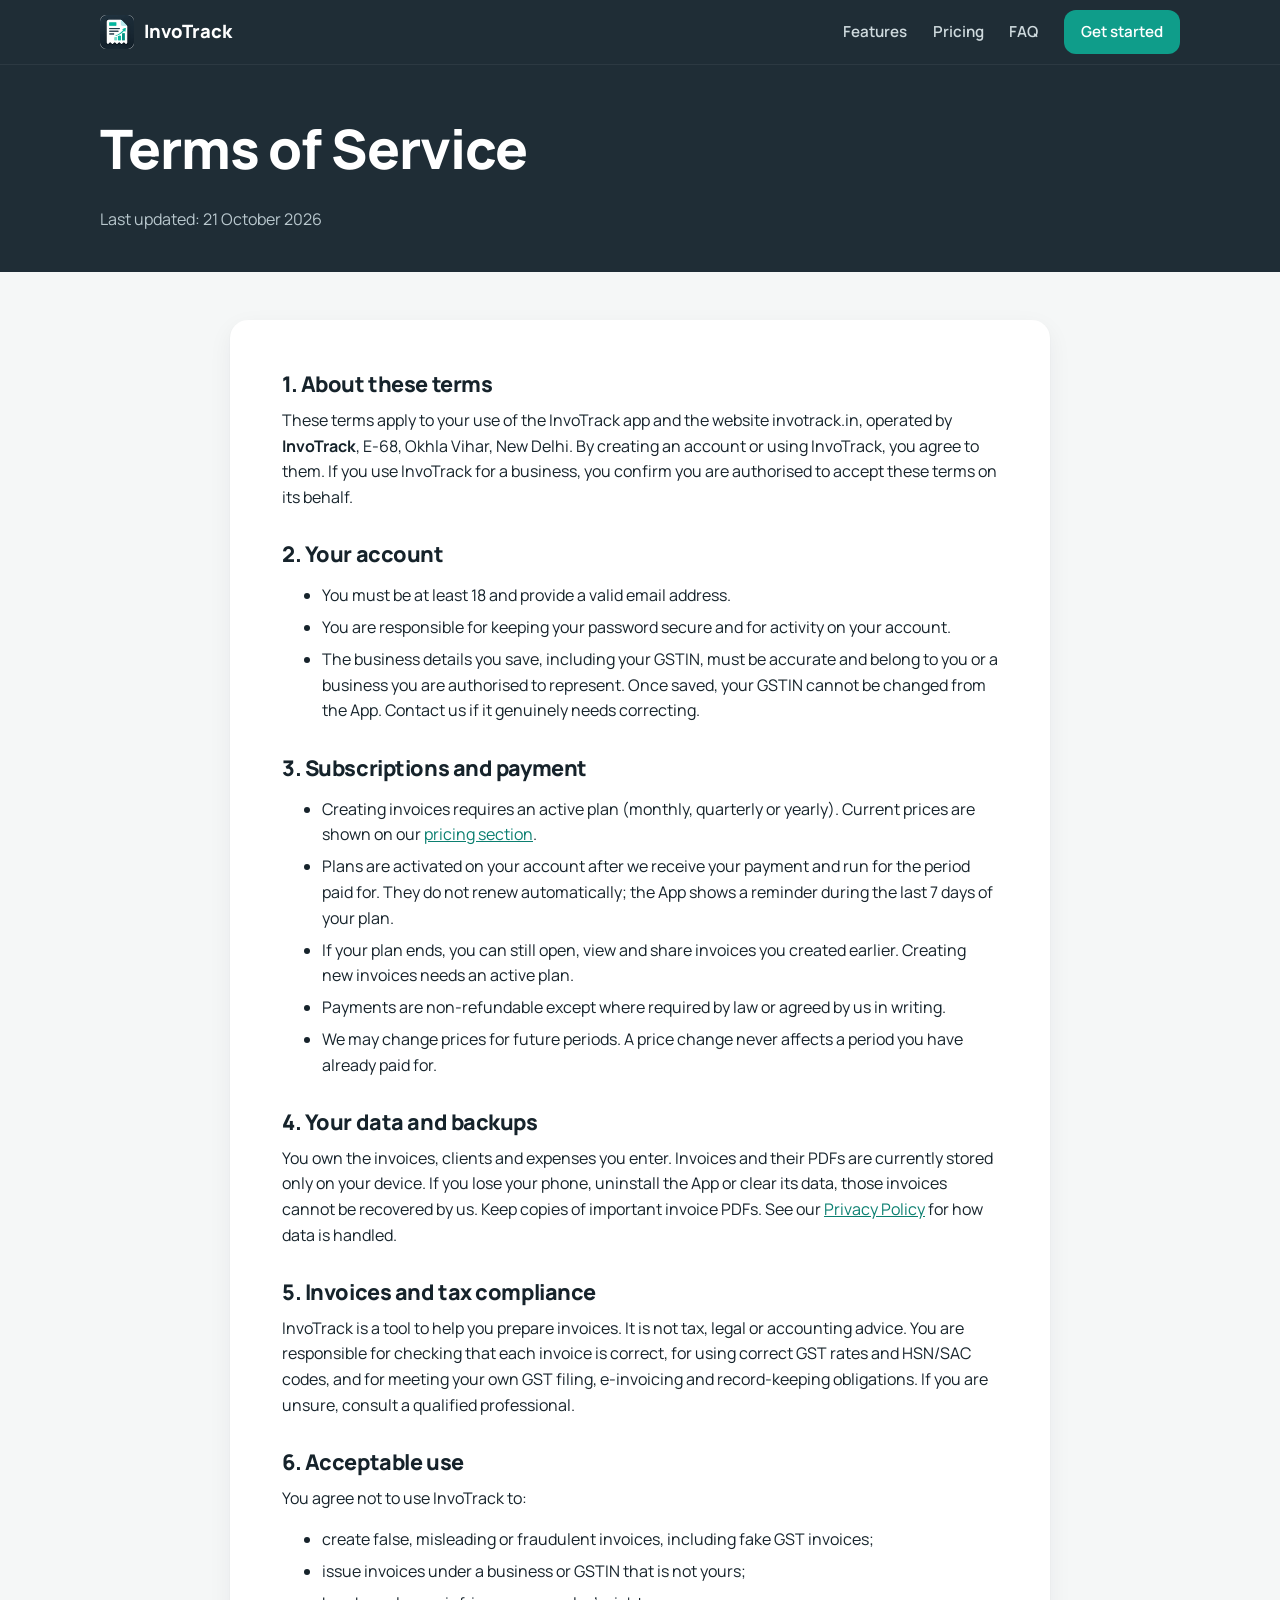
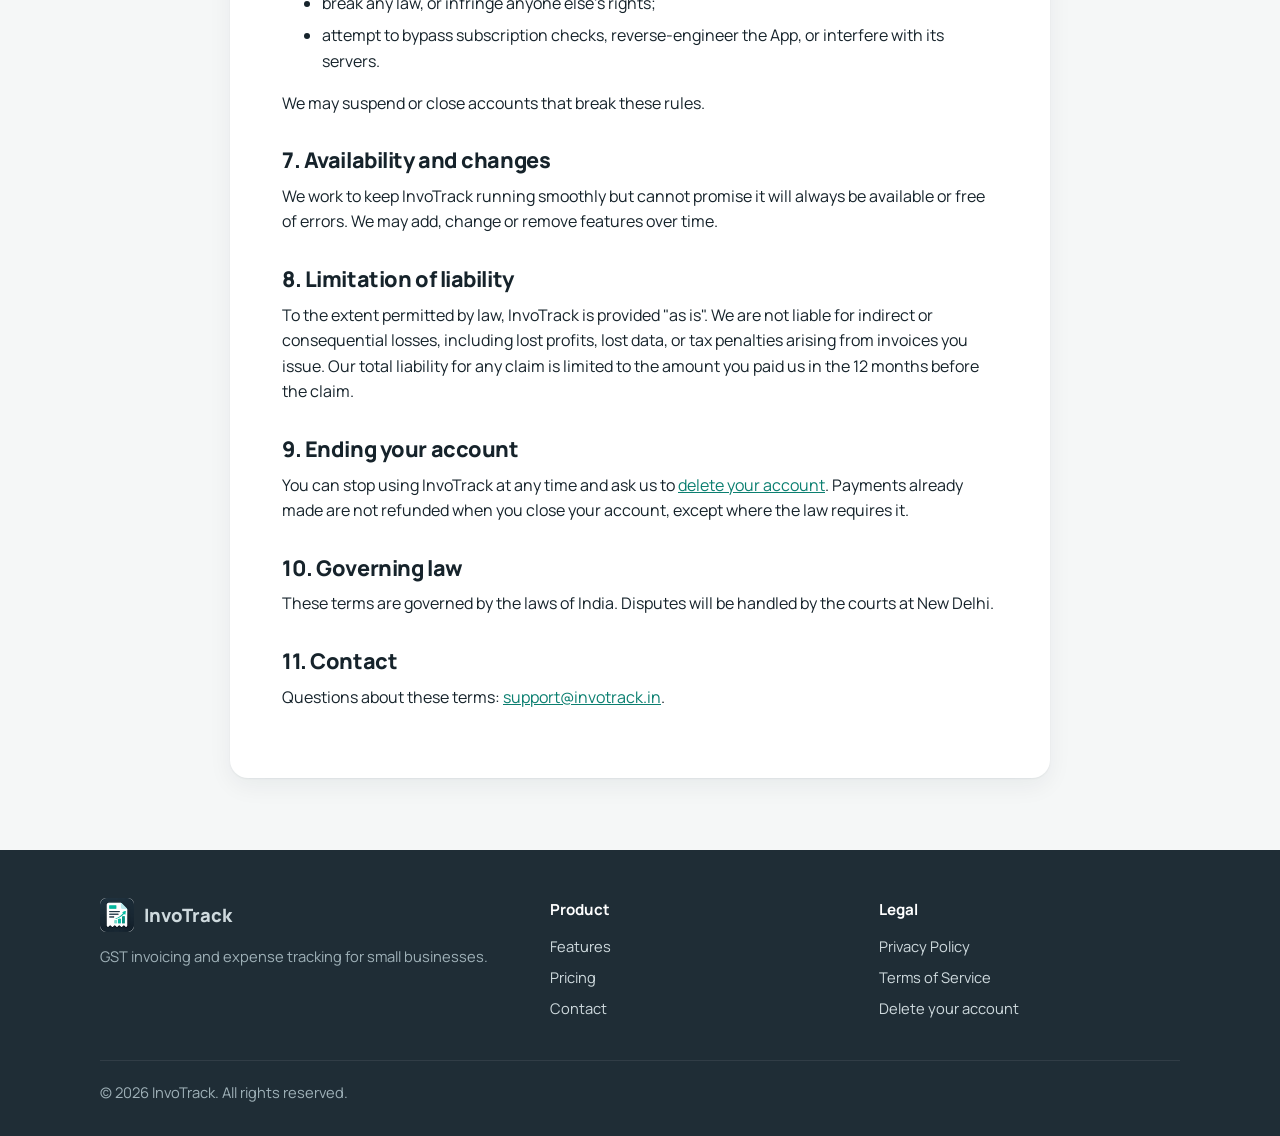
<file: terms/index.html>
<!doctype html>
<html lang="en">
<head>
  <meta charset="utf-8">
  <meta name="viewport" content="width=device-width, initial-scale=1">
  <title>Terms of Service — InvoTrack</title>
  <meta name="description" content="The terms that apply to using the InvoTrack app and website.">
  <link rel="canonical" href="https://invotrack.in/terms/">
  <meta name="theme-color" content="#1f2d36">
  <link rel="icon" type="image/png" sizes="32x32" href="../assets/img/favicon-32.png">
  <link rel="apple-touch-icon" href="../assets/img/apple-touch-icon.png">
  <link rel="preconnect" href="https://fonts.googleapis.com">
  <link rel="preconnect" href="https://fonts.gstatic.com" crossorigin>
  <link href="https://fonts.googleapis.com/css2?family=Manrope:wght@400;500;600;700;800&display=swap" rel="stylesheet">
  <link rel="stylesheet" href="../assets/css/style.css">
</head>
<body>
<a class="skip" href="#main">Skip to content</a>

<header class="site-header">
  <div class="wrap nav">
    <a class="brand" href="../"><img src="../assets/img/logo-64.png" alt="" width="34" height="34">InvoTrack</a>
    <button class="menu-btn" aria-label="Open menu" aria-expanded="false" aria-controls="nav-links">
      <svg viewBox="0 0 24 24" fill="none" stroke="currentColor" stroke-width="2" stroke-linecap="round"><path d="M4 7h16M4 12h16M4 17h16"/></svg>
    </button>
    <nav class="nav-links" id="nav-links" aria-label="Main">
      <a href="../#features">Features</a>
      <a href="../#pricing">Pricing</a>
      <a href="../#faq">FAQ</a>
      <a class="btn btn-primary" href="../#contact">Get started</a>
    </nav>
  </div>
</header>

<main id="main">
  <div class="legal-hero">
    <div class="wrap">
      <h1>Terms of Service</h1>
      <p>Last updated: <span data-cfg="policyUpdated"></span></p>
    </div>
  </div>

  <div class="legal">
    <div class="wrap">
      <article>
        <h2>1. About these terms</h2>
        <p>These terms apply to your use of the InvoTrack app and the website invotrack.in, operated by <strong data-cfg="businessName"></strong>, <span data-cfg="businessAddress"></span>. By creating an account or using InvoTrack, you agree to them. If you use InvoTrack for a business, you confirm you are authorised to accept these terms on its behalf.</p>

        <h2>2. Your account</h2>
        <ul>
          <li>You must be at least 18 and provide a valid email address.</li>
          <li>You are responsible for keeping your password secure and for activity on your account.</li>
          <li>The business details you save, including your GSTIN, must be accurate and belong to you or a business you are authorised to represent. Once saved, your GSTIN cannot be changed from the App. Contact us if it genuinely needs correcting.</li>
        </ul>

        <h2>3. Subscriptions and payment</h2>
        <ul>
          <li>Creating invoices requires an active plan (monthly, quarterly or yearly). Current prices are shown on our <a href="../#pricing">pricing section</a>.</li>
          <li>Plans are activated on your account after we receive your payment and run for the period paid for. They do not renew automatically; the App shows a reminder during the last 7 days of your plan.</li>
          <li>If your plan ends, you can still open, view and share invoices you created earlier. Creating new invoices needs an active plan.</li>
          <li>Payments are non-refundable except where required by law or agreed by us in writing.</li>
          <li>We may change prices for future periods. A price change never affects a period you have already paid for.</li>
        </ul>

        <h2>4. Your data and backups</h2>
        <p>You own the invoices, clients and expenses you enter. Invoices and their PDFs are currently stored only on your device. If you lose your phone, uninstall the App or clear its data, those invoices cannot be recovered by us. Keep copies of important invoice PDFs. See our <a href="../privacy/">Privacy Policy</a> for how data is handled.</p>

        <h2>5. Invoices and tax compliance</h2>
        <p>InvoTrack is a tool to help you prepare invoices. It is not tax, legal or accounting advice. You are responsible for checking that each invoice is correct, for using correct GST rates and HSN/SAC codes, and for meeting your own GST filing, e-invoicing and record-keeping obligations. If you are unsure, consult a qualified professional.</p>

        <h2>6. Acceptable use</h2>
        <p>You agree not to use InvoTrack to:</p>
        <ul>
          <li>create false, misleading or fraudulent invoices, including fake GST invoices;</li>
          <li>issue invoices under a business or GSTIN that is not yours;</li>
          <li>break any law, or infringe anyone else's rights;</li>
          <li>attempt to bypass subscription checks, reverse-engineer the App, or interfere with its servers.</li>
        </ul>
        <p>We may suspend or close accounts that break these rules.</p>

        <h2>7. Availability and changes</h2>
        <p>We work to keep InvoTrack running smoothly but cannot promise it will always be available or free of errors. We may add, change or remove features over time.</p>

        <h2>8. Limitation of liability</h2>
        <p>To the extent permitted by law, InvoTrack is provided "as is". We are not liable for indirect or consequential losses, including lost profits, lost data, or tax penalties arising from invoices you issue. Our total liability for any claim is limited to the amount you paid us in the 12 months before the claim.</p>

        <h2>9. Ending your account</h2>
        <p>You can stop using InvoTrack at any time and ask us to <a href="../delete-account/">delete your account</a>. Payments already made are not refunded when you close your account, except where the law requires it.</p>

        <h2>10. Governing law</h2>
        <p>These terms are governed by the laws of India. Disputes will be handled by the courts at <span data-cfg="jurisdictionCity"></span>.</p>

        <h2>11. Contact</h2>
        <p>Questions about these terms: <a data-mail="Question about Terms"><span data-cfg="supportEmail"></span></a>.</p>
      </article>
    </div>
  </div>
</main>
</main>

<footer class="site-footer">
  <div class="wrap">
    <div class="foot-grid">
      <div>
        <a class="brand" href="../"><img src="../assets/img/logo-64.png" alt="" width="34" height="34">InvoTrack</a>
        <p style="margin-top:.8rem">GST invoicing and expense tracking for small businesses.</p>
      </div>
      <div>
        <h4>Product</h4>
        <ul>
          <li><a href="../#features">Features</a></li>
          <li><a href="../#pricing">Pricing</a></li>
          <li><a href="../#contact">Contact</a></li>
        </ul>
      </div>
      <div>
        <h4>Legal</h4>
        <ul>
          <li><a href="../privacy/">Privacy Policy</a></li>
          <li><a href="../terms/">Terms of Service</a></li>
          <li><a href="../delete-account/">Delete your account</a></li>
        </ul>
      </div>
    </div>
    <div class="foot-bottom">© <span data-year>2026</span> <span data-cfg="businessName">InvoTrack</span>. All rights reserved.</div>
  </div>
</footer>

<script src="../assets/js/config.js"></script>
<script src="../assets/js/main.js"></script>
</body>
</html>
</file>
<file: assets/css/style.css>
/* InvoTrack — site styles. Colours match the app (slate header, teal money). */
:root {
  --ink: #16232b;
  --slate: #1f2d36;
  --slate-2: #263842;
  --teal: #0f9d8a;
  --teal-strong: #0b7f70;
  --teal-soft: #e3f4f1;
  --mint: #7fd8c9;
  --bg: #f5f7f7;
  --card: #ffffff;
  --line: #e2e8ea;
  --muted: #5d6f78;
  --radius: 18px;
  --shadow: 0 1px 2px rgba(22, 35, 43, .06), 0 8px 24px rgba(22, 35, 43, .06);
  --max: 1120px;
}

* { box-sizing: border-box; }
html { scroll-behavior: smooth; -webkit-text-size-adjust: 100%; }
body {
  margin: 0;
  font-family: "Manrope", system-ui, -apple-system, "Segoe UI", Roboto, sans-serif;
  color: var(--ink);
  background: var(--bg);
  line-height: 1.6;
  font-size: 16px;
}
img { max-width: 100%; display: block; }
a { color: var(--teal-strong); }
h1, h2, h3 { line-height: 1.15; letter-spacing: -0.02em; margin: 0 0 .5em; }
h1 { font-size: clamp(2.1rem, 5vw, 3.4rem); font-weight: 800; }
h2 { font-size: clamp(1.6rem, 3.4vw, 2.3rem); font-weight: 800; }
h3 { font-size: 1.12rem; font-weight: 700; }
p { margin: 0 0 1em; }

.wrap { max-width: var(--max); margin: 0 auto; padding: 0 20px; }
.eyebrow {
  display: inline-block; font-size: .78rem; font-weight: 700; letter-spacing: .08em;
  text-transform: uppercase; color: var(--teal-strong); margin-bottom: .8rem;
}
.lede { font-size: 1.12rem; color: var(--muted); max-width: 40em; }
.skip { position: absolute; left: -999px; }
.skip:focus { left: 12px; top: 12px; z-index: 99; background: #fff; padding: 8px 12px; border-radius: 8px; }

/* ---------- Buttons ---------- */
.btn {
  display: inline-flex; align-items: center; justify-content: center; gap: .5rem;
  padding: .85rem 1.3rem; border-radius: 12px; font-weight: 700; font-size: .98rem;
  text-decoration: none; border: 1.5px solid transparent; cursor: pointer;
  transition: transform .15s ease, background .15s ease, border-color .15s ease;
}
.btn:hover { transform: translateY(-1px); }
.btn svg { width: 20px; height: 20px; flex: none; }
.btn-primary { background: var(--teal); color: #fff; }
.btn-primary:hover { background: var(--teal-strong); }
.btn-ghost { border-color: rgba(255, 255, 255, .35); color: #fff; }
.btn-ghost:hover { border-color: #fff; }
.btn-outline { border-color: var(--line); color: var(--ink); background: #fff; }
.btn-outline:hover { border-color: var(--teal); }
.btn[aria-disabled="true"] { opacity: .6; pointer-events: none; }

/* ---------- Header ---------- */
.site-header {
  position: sticky; top: 0; z-index: 20; background: var(--slate);
  border-bottom: 1px solid rgba(255, 255, 255, .06);
}
.nav { display: flex; align-items: center; justify-content: space-between; height: 64px; }
.brand { display: flex; align-items: center; gap: .6rem; color: #fff; text-decoration: none; font-weight: 800; font-size: 1.15rem; }
.brand img { width: 34px; height: 34px; }
.nav-links { display: flex; gap: 1.6rem; align-items: center; }
.nav-links a { color: #cfdade; text-decoration: none; font-weight: 600; font-size: .95rem; }
.nav-links a:hover { color: #fff; }
.nav-links .btn { padding: .55rem 1rem; color: #fff; }
.menu-btn { display: none; background: none; border: 0; color: #fff; padding: 8px; cursor: pointer; }
.menu-btn svg { width: 26px; height: 26px; }

@media (max-width: 820px) {
  .menu-btn { display: block; }
  .nav-links {
    display: none; position: absolute; top: 64px; left: 0; right: 0; flex-direction: column;
    align-items: stretch; gap: 0; background: var(--slate); padding: 8px 20px 20px;
  }
  .nav-links.open { display: flex; }
  .nav-links a { padding: 12px 0; border-bottom: 1px solid rgba(255, 255, 255, .06); }
  .nav-links .btn { margin-top: 12px; border-bottom: 0; }
}

/* ---------- Hero ---------- */
.hero { background: var(--slate); color: #fff; padding: 64px 0 0; overflow: hidden; }
.hero-grid { display: grid; grid-template-columns: 1.1fr .9fr; gap: 40px; align-items: end; }
.hero .eyebrow { color: var(--mint); }
.hero p.lede { color: #b9c8ce; }
.hero-cta { display: flex; flex-wrap: wrap; gap: 12px; margin: 28px 0 22px; }
.hero-points { list-style: none; padding: 0; margin: 0 0 56px; display: flex; flex-wrap: wrap; gap: 10px 22px; color: #cfdade; font-size: .93rem; }
.hero-points li::before { content: "✓"; color: var(--mint); font-weight: 800; margin-right: .45rem; }
.hero-phones { position: relative; height: 460px; }
.phone {
  position: absolute; width: 250px; border-radius: 28px; overflow: hidden; background: #fff;
  border: 6px solid #0e171d; box-shadow: 0 30px 60px rgba(0, 0, 0, .35);
}
.phone img { width: 100%; height: auto; aspect-ratio: 540 / 836; object-fit: cover; object-position: top; }
.phone.p1 { left: 4%; bottom: -30px; z-index: 2; }
.phone.p2 { left: 46%; bottom: -80px; transform: rotate(4deg); opacity: .96; }

@media (max-width: 900px) {
  .hero { padding-top: 44px; }
  .hero-grid { grid-template-columns: 1fr; }
  .hero-points { margin-bottom: 28px; }
  .hero-phones { height: 270px; }
  .phone { width: 180px; border-radius: 22px; border-width: 5px; }
  .phone.p1 { left: calc(50% - 170px); bottom: -30px; }
  .phone.p2 { left: calc(50% - 10px); bottom: -80px; }
}

/* ---------- Sections ---------- */
section { padding: 84px 0; }
.section-head { max-width: 680px; margin-bottom: 44px; }
.section-head.center { margin-left: auto; margin-right: auto; text-align: center; }
.section-head.center .lede { margin: 0 auto; }

/* Features */
.feature-grid { display: grid; grid-template-columns: repeat(3, 1fr); gap: 18px; }
.feature {
  background: var(--card); border-radius: var(--radius); padding: 24px; box-shadow: var(--shadow);
}
.feature .ic {
  width: 46px; height: 46px; border-radius: 12px; display: grid; place-items: center;
  background: var(--teal-soft); color: var(--teal-strong); margin-bottom: 14px;
}
.feature .ic svg { width: 24px; height: 24px; }
.feature p { color: var(--muted); margin: 0; font-size: .96rem; }
.ic.violet { background: #ebeafd; color: #5b54c9; }
.ic.coral { background: #fdebe5; color: #d0532b; }
.ic.slate { background: #e8eef0; color: #3d5562; }
@media (max-width: 900px) { .feature-grid { grid-template-columns: 1fr 1fr; } }
@media (max-width: 600px) { .feature-grid { grid-template-columns: 1fr; } }

/* Invoice types strip */
.types { display: flex; flex-wrap: wrap; gap: 10px; margin-top: 26px; }
.types span {
  background: #fff; border: 1px solid var(--line); border-radius: 999px; padding: 6px 14px;
  font-size: .9rem; font-weight: 600;
}

/* Showcase rows */
.showcase { background: #fff; }
.show-row { display: grid; grid-template-columns: 1fr 1fr; gap: 56px; align-items: center; }
.show-row + .show-row { margin-top: 80px; }
.show-row.flip .show-text { order: 2; }
.show-img { display: flex; justify-content: center; }
.show-img .phone { position: static; width: 270px; box-shadow: 0 24px 50px rgba(22, 35, 43, .18); }
.checks { list-style: none; padding: 0; margin: 18px 0 0; }
.checks li { padding-left: 1.7rem; position: relative; margin-bottom: .6rem; color: var(--muted); }
.checks li::before {
  content: ""; position: absolute; left: 0; top: .35em; width: 1.05rem; height: 1.05rem; border-radius: 50%;
  background: var(--teal-soft) url("data:image/svg+xml,%3Csvg xmlns='http://www.w3.org/2000/svg' viewBox='0 0 24 24' fill='none' stroke='%230b7f70' stroke-width='3.5' stroke-linecap='round' stroke-linejoin='round'%3E%3Cpath d='M5 12l5 5L19 8'/%3E%3C/svg%3E") center/62% no-repeat;
}
.checks li strong { color: var(--ink); }
@media (max-width: 860px) {
  .show-row { grid-template-columns: 1fr; gap: 32px; }
  .show-row.flip .show-text { order: 0; }
  .show-img .phone { width: 230px; }
}

/* Steps */
.steps { display: grid; grid-template-columns: repeat(3, 1fr); gap: 18px; counter-reset: step; }
.step { background: #fff; border-radius: var(--radius); padding: 26px; box-shadow: var(--shadow); }
.step::before {
  counter-increment: step; content: counter(step);
  display: grid; place-items: center; width: 34px; height: 34px; border-radius: 50%;
  background: var(--slate); color: #fff; font-weight: 800; margin-bottom: 14px;
}
.step p { color: var(--muted); margin: 0; }
@media (max-width: 760px) { .steps { grid-template-columns: 1fr; } }

/* Pricing */
.pricing { background: var(--slate); color: #fff; }
.pricing .lede { color: #b9c8ce; }
.pricing .eyebrow { color: var(--mint); }
.plans { display: grid; grid-template-columns: repeat(3, 1fr); gap: 18px; align-items: stretch; }
.plan {
  background: var(--slate-2); border: 1px solid rgba(255, 255, 255, .08); border-radius: var(--radius);
  padding: 28px; display: flex; flex-direction: column;
}
.plan.featured { background: #fff; color: var(--ink); border-color: transparent; position: relative; }
.plan .tag {
  position: absolute; top: -12px; left: 28px; background: var(--teal); color: #fff;
  font-size: .75rem; font-weight: 800; padding: 4px 10px; border-radius: 999px; letter-spacing: .04em;
}
.plan h3 { margin-bottom: .2rem; }
.plan .note { color: #9fb1b8; font-size: .9rem; margin-bottom: 18px; }
.plan.featured .note { color: var(--muted); }
.price { font-size: 2.4rem; font-weight: 800; letter-spacing: -0.03em; line-height: 1; }
.price small { font-size: .95rem; font-weight: 600; color: #9fb1b8; letter-spacing: 0; }
.plan.featured .price small { color: var(--muted); }
.price.ask { font-size: 1.5rem; }
.plan ul { list-style: none; padding: 0; margin: 22px 0 26px; flex: 1; }
.plan li { padding: 6px 0 6px 1.6rem; position: relative; font-size: .95rem; }
.plan li::before { content: "✓"; position: absolute; left: 0; color: var(--mint); font-weight: 800; }
.plan.featured li::before { color: var(--teal); }
.plan .btn { width: 100%; }
.plan:not(.featured) .btn { background: transparent; border-color: rgba(255, 255, 255, .3); color: #fff; }
.plan:not(.featured) .btn:hover { border-color: #fff; }
.price-foot { margin-top: 26px; text-align: center; color: #9fb1b8; font-size: .9rem; }
@media (max-width: 860px) { .plans { grid-template-columns: 1fr; max-width: 440px; margin: 0 auto; } }

/* FAQ */
.faq { max-width: 780px; margin: 0 auto; }
.faq details {
  background: #fff; border-radius: 14px; padding: 4px 20px; margin-bottom: 10px; box-shadow: var(--shadow);
}
.faq summary {
  cursor: pointer; list-style: none; padding: 16px 0; font-weight: 700; display: flex;
  justify-content: space-between; gap: 16px;
}
.faq summary::-webkit-details-marker { display: none; }
.faq summary::after { content: "+"; font-size: 1.4rem; line-height: 1; color: var(--teal-strong); }
.faq details[open] summary::after { content: "–"; }
.faq details p { color: var(--muted); padding-bottom: 6px; }

/* Contact */
.contact-card {
  background: #fff; border-radius: 24px; padding: 44px; box-shadow: var(--shadow);
  display: grid; grid-template-columns: 1.2fr 1fr; gap: 32px; align-items: center;
}
.contact-actions { display: flex; flex-direction: column; gap: 12px; }
.contact-actions .btn { justify-content: flex-start; }
@media (max-width: 760px) { .contact-card { grid-template-columns: 1fr; padding: 28px; } }

/* Footer */
.site-footer { background: var(--slate); color: #9fb1b8; padding: 48px 0 32px; font-size: .92rem; }
.foot-grid { display: grid; grid-template-columns: 1.4fr 1fr 1fr; gap: 28px; }
.site-footer h4 { color: #fff; font-size: .95rem; margin: 0 0 .8rem; }
.site-footer ul { list-style: none; padding: 0; margin: 0; }
.site-footer li { margin-bottom: .45rem; }
.site-footer a { color: #cfdade; text-decoration: none; }
.site-footer a:hover { color: #fff; }
.foot-bottom { border-top: 1px solid rgba(255, 255, 255, .08); margin-top: 32px; padding-top: 20px; }
@media (max-width: 700px) { .foot-grid { grid-template-columns: 1fr 1fr; } .foot-grid > :first-child { grid-column: 1 / -1; } }

/* ---------- Legal pages ---------- */
.legal-hero { background: var(--slate); color: #fff; padding: 52px 0 40px; }
.legal-hero p { color: #b9c8ce; margin: 0; }
.legal { padding: 48px 0 72px; }
.legal article {
  background: #fff; border-radius: var(--radius); box-shadow: var(--shadow);
  padding: clamp(24px, 5vw, 52px); max-width: 820px; margin: 0 auto;
}
.legal h2 { font-size: 1.35rem; margin-top: 2rem; }
.legal h2:first-child { margin-top: 0; }
.legal li { margin-bottom: .4rem; }
.legal table { width: 100%; border-collapse: collapse; margin: 1rem 0 1.4rem; font-size: .95rem; }
.legal th, .legal td { text-align: left; padding: 10px 12px; border-bottom: 1px solid var(--line); vertical-align: top; }
.legal th { background: var(--bg); }
.table-scroll { overflow-x: auto; }
.callout { background: var(--teal-soft); border-radius: 12px; padding: 16px 18px; margin: 1.2rem 0; }
.callout p:last-child { margin: 0; }

:focus-visible { outline: 3px solid var(--mint); outline-offset: 2px; border-radius: 6px; }
@media (prefers-reduced-motion: reduce) { html { scroll-behavior: auto; } .btn { transition: none; } }
</file>
